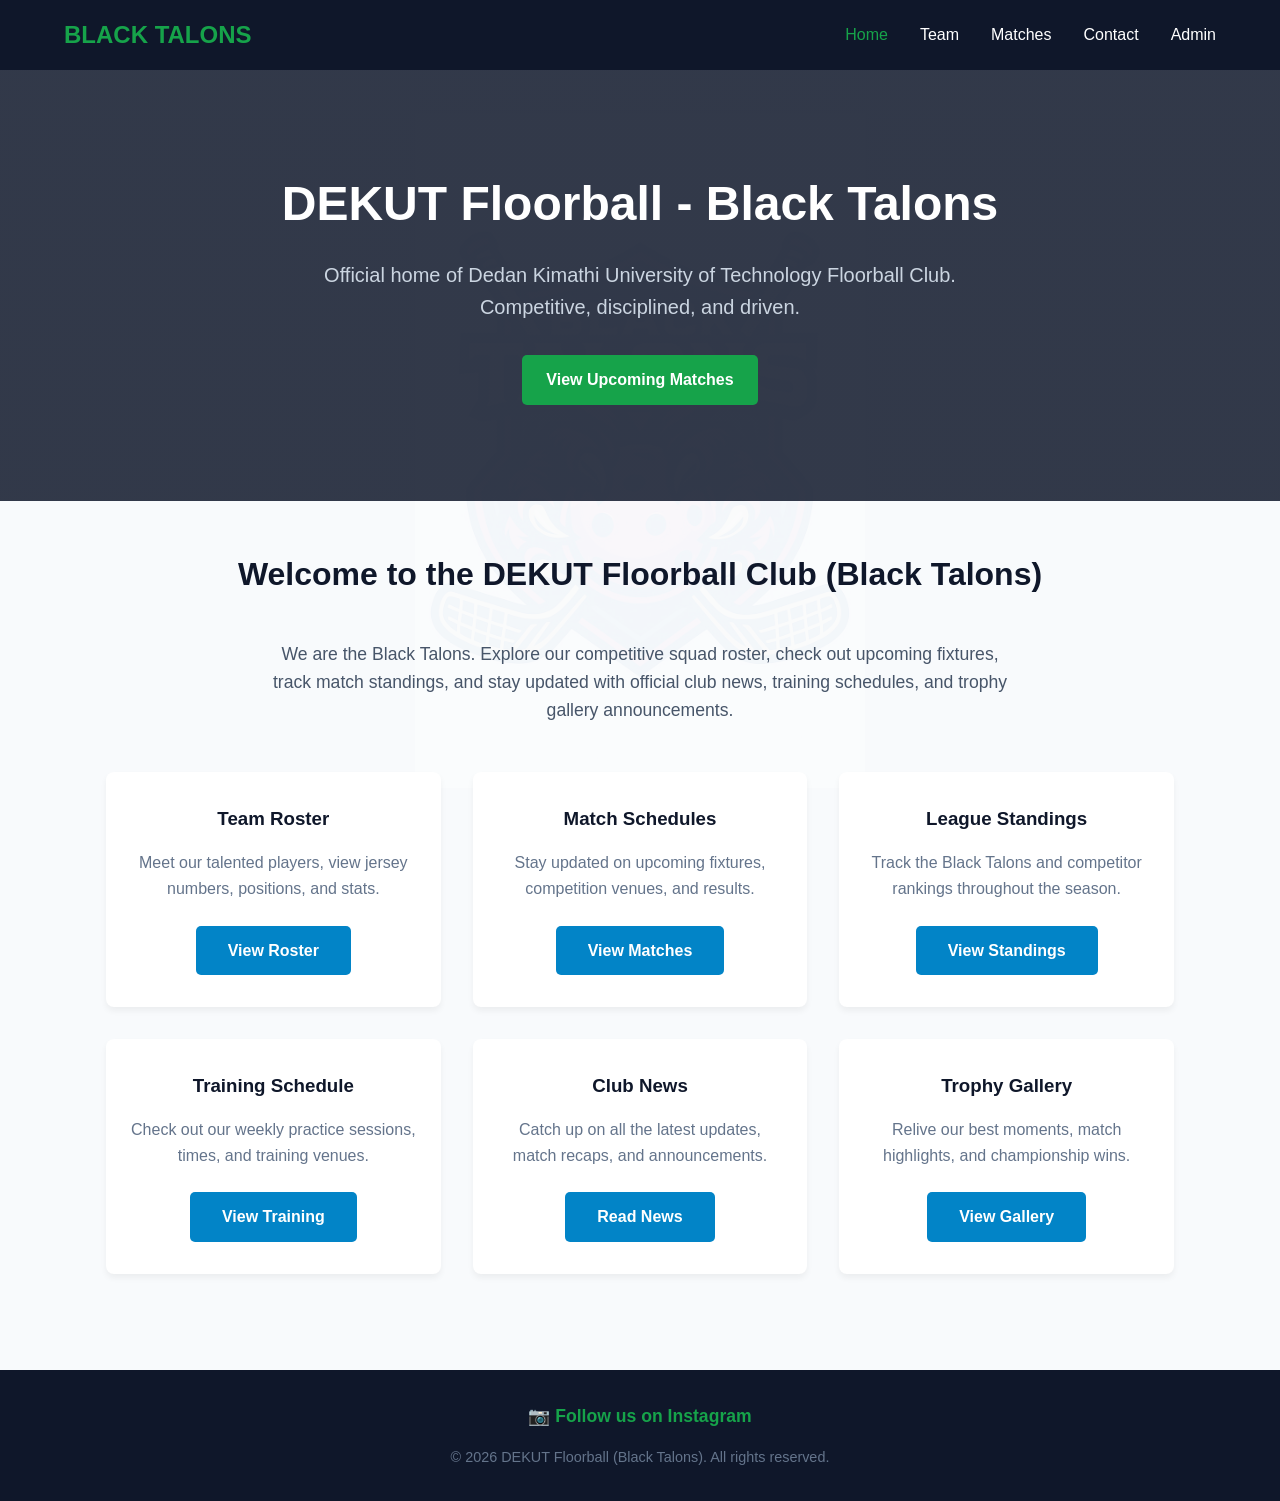
<file: frontend/index.html>
<!DOCTYPE html>
<html lang="en">
<head>
    <meta charset="UTF-8">
    <meta name="viewport" content="width=device-width, initial-scale=1.0">
    <title>DEKUT Floorball (Black Talons) - Home</title>
    <meta name="google-site-verification" content="17JeDQmYiV3--7HRxXsynzgD98XbnpOstbUggoSIwxA" />
    <link rel="stylesheet" href="css/style.css">
    <style>
        .container { max-width: 1100px; margin: auto; padding: 3rem 1rem; }
        .features-grid {
            display: grid;
            grid-template-columns: repeat(auto-fit, minmax(250px, 1fr));
            gap: 2rem;
            margin-top: 2rem;
        }
        .feature-card {
            background: var(--white);
            padding: 2rem 1.5rem;
            border-radius: 8px;
            box-shadow: 0 4px 6px rgba(0,0,0,0.05);
            text-align: center;
            transition: transform 0.2s;
        }
        .feature-card:hover {
            transform: translateY(-5px);
        }
        .feature-card h3 { color: var(--primary-color); margin-bottom: 1rem; }
    </style>
</head>
<body>

    <!-- Navigation Bar -->
    <header>
        <a href="index.html" class="logo">BLACK TALONS</a>
        <div class="menu-toggle" id="mobile-menu">☰</div>
        <nav>
            <ul>
                <li><a href="index.html" class="active">Home</a></li>
                <li><a href="players.html">Team</a></li>
                <li><a href="matches.html">Matches</a></li>
                <li><a href="contact.html">Contact</a></li>
                <li><a href="admin.html">Admin</a></li>
            </ul>
        </nav>
    </header>

    <!-- Hero Section -->
    <section class="hero">
        <h1 style="font-size: 3rem; margin-bottom: 1rem;">DEKUT Floorball - Black Talons</h1>
        <p style="font-size: 1.25rem; margin-bottom: 2rem; max-width: 700px; margin-left: auto; margin-right: auto;">Official home of Dedan Kimathi University of Technology Floorball Club. Competitive, disciplined, and driven.</p>
        <a href="matches.html" class="btn" style="padding: 0.75rem 1.5rem; font-size: 1rem;">View Upcoming Matches</a>
    </section>

    <!-- Main Content Container -->
    <div class="container">
        <h2 class="section-title">Welcome to the DEKUT Floorball Club (Black Talons)</h2>
        <p style="text-align: center; max-width: 750px; margin: 0 auto 3rem auto; color: #475569; font-size: 1.1rem; line-height: 1.6;">
            We are the Black Talons. Explore our competitive squad roster, check out upcoming fixtures, track match standings, and stay updated with official club news, training schedules, and trophy gallery announcements.
        </p>

        <!-- Feature Cards Grid -->
        <div class="features-grid">
            <!-- 1. Team Roster -->
            <div class="feature-card">
                <h3>Team Roster</h3>
                <p style="color: #64748b; margin-bottom: 1.5rem;">Meet our talented players, view jersey numbers, positions, and stats.</p>
                <a href="players.html" class="btn" style="background-color: #0284c7;">View Roster</a>
            </div>

            <!-- 2. Match Schedules -->
            <div class="feature-card">
                <h3>Match Schedules</h3>
                <p style="color: #64748b; margin-bottom: 1.5rem;">Stay updated on upcoming fixtures, competition venues, and results.</p>
                <a href="matches.html" class="btn" style="background-color: #0284c7;">View Matches</a>
            </div>

            <!-- 3. League Standings -->
            <div class="feature-card">
                <h3>League Standings</h3>
                <p style="color: #64748b; margin-bottom: 1.5rem;">Track the Black Talons and competitor rankings throughout the season.</p>
                <a href="standings.html" class="btn" style="background-color: #0284c7;">View Standings</a>
            </div>

            <!-- 4. Training Schedule -->
            <div class="feature-card">
                <h3>Training Schedule</h3>
                <p style="color: #64748b; margin-bottom: 1.5rem;">Check out our weekly practice sessions, times, and training venues.</p>
                <a href="training.html" class="btn" style="background-color: #0284c7;">View Training</a>
            </div>

            <!-- 5. Club News -->
            <div class="feature-card">
                <h3>Club News</h3>
                <p style="color: #64748b; margin-bottom: 1.5rem;">Catch up on all the latest updates, match recaps, and announcements.</p>
                <a href="news.html" class="btn" style="background-color: #0284c7;">Read News</a>
            </div>

            <!-- 6. Gallery & Trophies -->
            <div class="feature-card">
                <h3>Trophy Gallery</h3>
                <p style="color: #64748b; margin-bottom: 1.5rem;">Relive our best moments, match highlights, and championship wins.</p>
                <a href="gallery.html" class="btn" style="background-color: #0284c7;">View Gallery</a>
            </div>
        </div>
    </div>

    <!-- Footer with Dynamic Instagram Link -->
    <footer>
        <div style="margin-bottom: 1rem; text-align: center;">
            <a id="footer-instagram-link" href="https://instagram.com/_black_talons" target="_blank" style="color: var(--accent-color); text-decoration: none; font-weight: bold; font-size: 1.1rem;">
                📷 Follow us on Instagram
            </a>
        </div>
        <p style="text-align: center; color: #64748b; font-size: 0.9rem;">&copy; 2026 DEKUT Floorball (Black Talons). All rights reserved.</p>
    </footer>

    <!-- Scripts -->
    <script>
        const API_URL = "https://black-talons-floorball-1.onrender.com";

        // Mobile Menu Toggle
        document.getElementById("mobile-menu").addEventListener("click", () => {
            const nav = document.querySelector("nav ul");
            nav.classList.toggle("showing");
        });

        // Fetch the dynamic Instagram link from the backend on page load
        document.addEventListener("DOMContentLoaded", async () => {
            try {
                const res = await fetch(`${API_URL}/socials/`);
                const socials = await res.json();
                const insta = socials.find(s => s.platform.toLowerCase() === "instagram");
                if (insta && insta.url) {
                    const linkEl = document.getElementById("footer-instagram-link");
                    if (linkEl) linkEl.href = insta.url;
                }
            } catch (e) {
                // Fails safely if the backend server is offline
            }
        });
    </script>
</body>
</html>
</file>
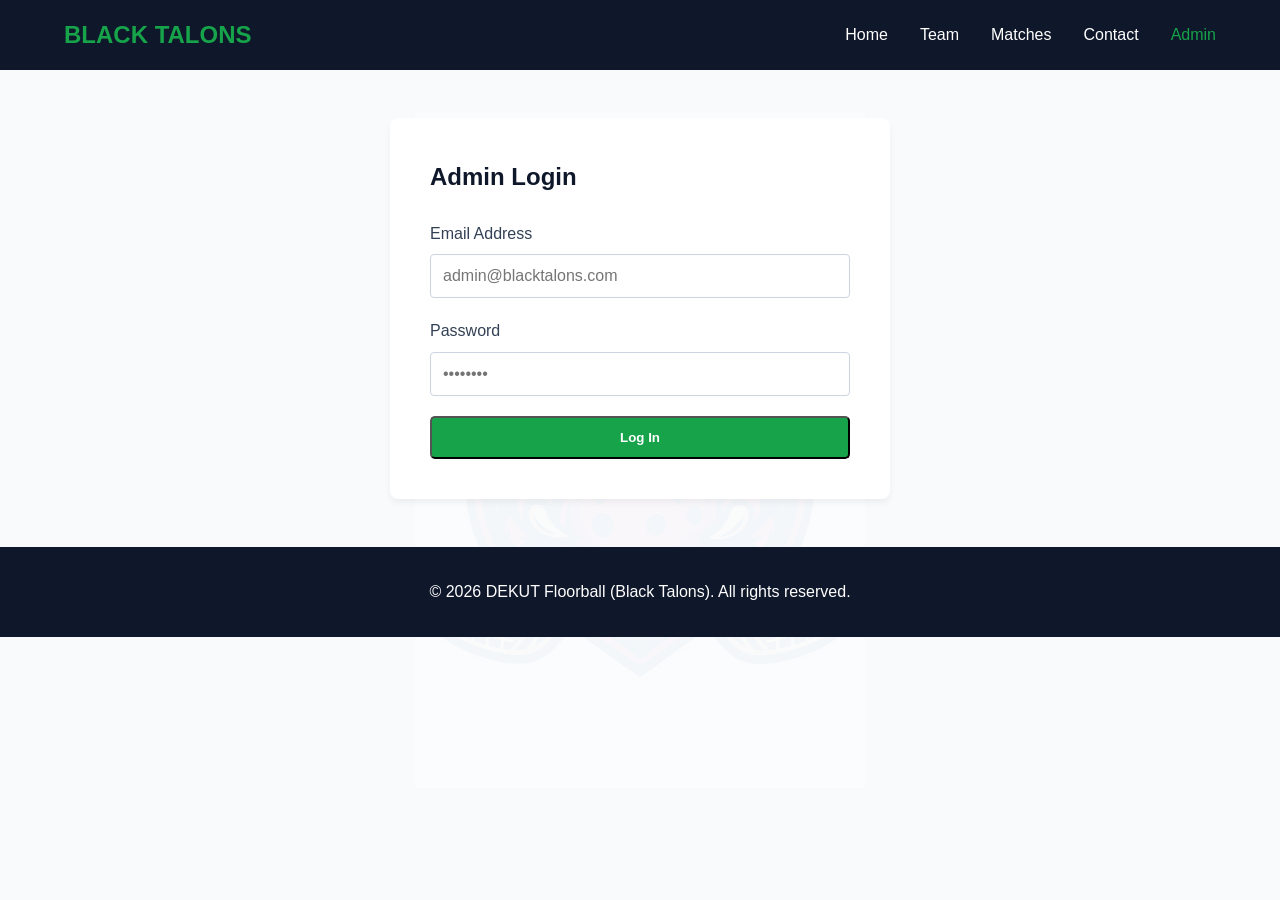
<file: frontend/admin.html>
<!DOCTYPE html>
<html lang="en">
<head>
    <meta charset="UTF-8">
    <meta name="viewport" content="width=device-width, initial-scale=1.0">
    <title>Admin Dashboard - DEKUT Floorball (Black Talons)</title>
    <link rel="stylesheet" href="css/style.css">
    <style>
        .auth-container, .dashboard-container {
            max-width: 800px;
            margin: 3rem auto;
            background: var(--white);
            padding: 2.5rem;
            border-radius: 8px;
            box-shadow: 0 4px 6px rgba(0,0,0,0.05);
        }
        .form-group { margin-bottom: 1.25rem; }
        .form-group label { display: block; margin-bottom: 0.5rem; font-weight: 500; }
        .form-group input, .form-group textarea, .form-group select {
            width: 100%; padding: 0.75rem; border: 1px solid #cbd5e1; border-radius: 4px; font-size: 1rem;
        }
        .hidden { display: none !important; }
        .alert { padding: 0.75rem; margin-bottom: 1rem; border-radius: 4px; font-size: 0.9rem; }
        .alert-error { background-color: #fee2e2; color: #991b1b; }
        .alert-success { background-color: #dcfce7; color: #166534; }
        .admin-section { margin-bottom: 3rem; border-bottom: 2px solid #e2e8f0; padding-bottom: 2rem; }
    </style>
</head>
<body>

    <!-- Navigation Bar -->
    <header>
        <a href="index.html" class="logo">BLACK TALONS</a>
        <div class="menu-toggle" id="mobile-menu">☰</div>
        <nav>
            <ul>
                <li><a href="index.html">Home</a></li>
                <li><a href="players.html">Team</a></li>
                <li><a href="matches.html">Matches</a></li>
                <li><a href="contact.html">Contact</a></li>
                <li><a href="admin.html" class="active">Admin</a></li>
            </ul>
        </nav>
    </header>

    <!-- Login Section -->
    <div id="login-view" class="auth-container" style="max-width: 500px;">
        <h2 style="margin-bottom: 1.5rem; color: var(--primary-color);">Admin Login</h2>
        <div id="login-alert" class="alert hidden"></div>
        <form id="login-form">
            <div class="form-group">
                <label for="email">Email Address</label>
                <input type="email" id="email" required placeholder="admin@blacktalons.com">
            </div>
            <div class="form-group">
                <label for="password">Password</label>
                <input type="password" id="password" required placeholder="••••••••">
            </div>
            <button type="submit" class="btn" style="width: 100%;">Log In</button>
        </form>
    </div>

    <!-- Dashboard Section -->
    <div id="dashboard-view" class="dashboard-container hidden">
        <div style="display: flex; justify-content: space-between; align-items: center; margin-bottom: 2rem;">
            <h2 style="color: var(--primary-color);">Master Admin Dashboard</h2>
            <button id="logout-btn" class="btn" style="background-color: #dc2626; padding: 0.5rem 1rem;">Log Out</button>
        </div>

        <div id="dashboard-alert" class="alert hidden"></div>

        <!-- Social Media Management (Instagram) -->
        <div class="admin-section">
            <h3 style="color: var(--primary-color); margin-bottom: 1rem;">Social Media (Instagram)</h3>
            <form id="update-social-form">
                <div class="form-group">
                    <label>Instagram Profile URL</label>
                    <input type="url" id="instagram-url" required placeholder="https://instagram.com/dekut_floorball">
                </div>
                <button type="submit" class="btn">Save Instagram Link</button>
            </form>
        </div>

        <!-- 1. Player Management -->
        <div class="admin-section">
            <h3 style="color: var(--primary-color); margin-bottom: 1rem;">Manage Players</h3>
            <form id="add-player-form">
                <div class="form-group"><label>Player Name</label><input type="text" id="player-name" required></div>
                <div class="form-group"><label>Position</label><input type="text" id="player-position" required></div>
                <div class="form-group"><label>Jersey Number</label><input type="number" id="jersey-number" required></div>
                <div class="form-group"><label>Matches Played</label><input type="number" id="player-matches" value="0" min="0"></div>
                <div class="form-group"><label>Goals</label><input type="number" id="player-goals" value="0" min="0"></div>
                <div class="form-group"><label>Assists</label><input type="number" id="player-assists" value="0" min="0"></div>
                <div class="form-group"><label>Bio</label><textarea id="player-bio" rows="2"></textarea></div>
                <button type="submit" class="btn">Add Player</button>
            </form>
        </div>

        <!-- 2. Match Management -->
        <div class="admin-section">
            <h3 style="color: var(--primary-color); margin-bottom: 1rem;">Manage Matches</h3>
            <form id="add-match-form">
                <div class="form-group"><label>Opponent</label><input type="text" id="match-opponent" required></div>
                <div class="form-group"><label>Date</label><input type="date" id="match-date" required></div>
                <div class="form-group"><label>Time</label><input type="text" id="match-time" required placeholder="14:00"></div>
                <div class="form-group"><label>Venue</label><input type="text" id="match-venue" required></div>
                <div class="form-group"><label>Competition</label><input type="text" id="match-competition" required></div>
                <button type="submit" class="btn">Add Match</button>
            </form>
            <button id="delete-all-matches" class="btn" style="background-color: #b91c1c; margin-top: 1rem; font-size: 0.85rem;">Delete All Matches</button>
        </div>

        <!-- 3. News Management -->
        <div class="admin-section">
            <h3 style="color: var(--primary-color); margin-bottom: 1rem;">Publish Club News</h3>
            <form id="add-news-form">
                <div class="form-group"><label>Article Title</label><input type="text" id="news-title" required></div>
                <div class="form-group"><label>Content</label><textarea id="news-content" rows="3" required></textarea></div>
                <div class="form-group"><label>Image URL (Optional)</label><input type="text" id="news-image"></div>
                <div class="form-group"><label>Attach PDF Document (Optional)</label><input type="file" id="news-pdf" accept="application/pdf"></div>
                <button type="submit" class="btn">Publish News</button>
            </form>
            <button id="delete-all-news" class="btn" style="background-color: #b91c1c; margin-top: 1rem; font-size: 0.85rem;">Delete All News</button>
        </div>

        <!-- 4. Training Schedule Management -->
        <div class="admin-section">
            <h3 style="color: var(--primary-color); margin-bottom: 1rem;">Training Schedule</h3>
            <form id="add-training-form">
                <div class="form-group"><label>Session Title</label><input type="text" id="training-title" required></div>
                <div class="form-group"><label>Start Time / Details</label><input type="text" id="training-start" required placeholder="10:00 AM"></div>
                <div class="form-group"><label>End Time</label><input type="text" id="training-end" required placeholder="12:00 PM"></div>
                <div class="form-group"><label>Location</label><input type="text" id="training-location" required></div>
                <button type="submit" class="btn">Create Training Session</button>
            </form>
            <button id="delete-all-training" class="btn" style="background-color: #b91c1c; margin-top: 1rem; font-size: 0.85rem;">Delete All Training Schedules</button>
        </div>

        <!-- 5. Gallery & Trophy Room Management -->
        <div class="admin-section">
            <h3 style="color: var(--primary-color); margin-bottom: 1rem;">Upload Trophy / Team Photo</h3>
            <form id="add-gallery-form">
                <div class="form-group">
                    <label>Photo Title / Event</label>
                    <input type="text" id="gallery-title" required placeholder="e.g., Regional Champions 2026">
                </div>
                <div class="form-group">
                    <label>Select Image File</label>
                    <input type="file" id="gallery-file" accept="image/*" required>
                </div>
                <button type="submit" class="btn">Upload Trophy Photo</button>
            </form>
        </div>

        <!-- 6. View Contact Messages -->
        <div class="admin-section">
            <h3 style="color: var(--primary-color); margin-bottom: 1rem;">Fan Contact Inquiries</h3>
            <button id="load-messages-btn" class="btn" style="background-color: #0284c7; margin-bottom: 1rem;">Load Contact Messages</button>
            <div id="messages-container" style="background: #f8fafc; padding: 1rem; border-radius: 4px; max-height: 200px; overflow-y: auto;">
                <p style="color: #64748b;">Click the button above to fetch messages.</p>
            </div>
        </div>

    </div>

    <!-- Footer -->
    <footer>
        <p>&copy; 2026 DEKUT Floorball (Black Talons). All rights reserved.</p>
    </footer>

    <script>
        // Updated to point to your live Render backend
        const API_URL = "https://black-talons-floorball-1.onrender.com";
        
        const loginView = document.getElementById("login-view");
        const dashboardView = document.getElementById("dashboard-view");
        const loginForm = document.getElementById("login-form");
        const loginAlert = document.getElementById("login-alert");
        const dashboardAlert = document.getElementById("dashboard-alert");
        const logoutBtn = document.getElementById("logout-btn");

        if (localStorage.getItem("token")) showDashboard();

        function showAlert(element, message, type) {
            element.textContent = message;
            element.className = `alert alert-${type}`;
            element.classList.remove("hidden");
            setTimeout(() => element.classList.add("hidden"), 4000);
        }

        function showDashboard() {
            loginView.classList.add("hidden");
            dashboardView.classList.remove("hidden");
        }

        // Login Handler
        loginForm.addEventListener("submit", async (e) => {
            e.preventDefault();
            const formData = new URLSearchParams();
            formData.append("username", document.getElementById("email").value);
            formData.append("password", document.getElementById("password").value);

            try {
                const res = await fetch(`${API_URL}/auth/login`, {
                    method: "POST",
                    headers: { "Content-Type": "application/x-www-form-urlencoded" },
                    body: formData
                });
                const data = await res.json();
                if (res.ok) {
                    localStorage.setItem("token", data.access_token);
                    showDashboard();
                } else {
                    showAlert(loginAlert, data.detail || "Login failed", "error");
                }
            } catch (err) {
                showAlert(loginAlert, "Server connection error", "error");
            }
        });

        logoutBtn.addEventListener("click", () => {
            localStorage.removeItem("token");
            dashboardView.classList.add("hidden");
            loginView.classList.remove("hidden");
        });

        // Social Media Link Handler
        document.getElementById("update-social-form").addEventListener("submit", async (e) => {
            e.preventDefault();
            const token = localStorage.getItem("token");
            const payload = {
                platform: "Instagram",
                url: document.getElementById("instagram-url").value
            };
            
            try {
                const res = await fetch(`${API_URL}/socials/`, {
                    method: "POST",
                    headers: { 
                        "Content-Type": "application/json", 
                        "Authorization": `Bearer ${token}` 
                    },
                    body: JSON.stringify(payload)
                });
                if (res.ok) { 
                    showAlert(dashboardAlert, "Instagram link updated successfully!", "success"); 
                } else { 
                    showAlert(dashboardAlert, "Failed to update Instagram link", "error"); 
                }
            } catch (err) {
                showAlert(dashboardAlert, "Server connection error", "error");
            }
        });

        // 1. Add Player
        document.getElementById("add-player-form").addEventListener("submit", async (e) => {
            e.preventDefault();
            const token = localStorage.getItem("token");
            const payload = {
                name: document.getElementById("player-name").value,
                position: document.getElementById("player-position").value,
                jersey_number: parseInt(document.getElementById("jersey-number").value),
                matches_played: parseInt(document.getElementById("player-matches").value) || 0,
                goals: parseInt(document.getElementById("player-goals").value) || 0,
                assists: parseInt(document.getElementById("player-assists").value) || 0,
                bio: document.getElementById("player-bio").value
            };
            const res = await fetch(`${API_URL}/players/`, {
                method: "POST",
                headers: { "Content-Type": "application/json", "Authorization": `Bearer ${token}` },
                body: JSON.stringify(payload)
            });
            if (res.ok) { showAlert(dashboardAlert, "Player added!", "success"); e.target.reset(); }
            else { showAlert(dashboardAlert, "Failed to add player", "error"); }
        });

        // 2. Add Match & Delete All
        document.getElementById("add-match-form").addEventListener("submit", async (e) => {
            e.preventDefault();
            const token = localStorage.getItem("token");
            const payload = {
                opponent: document.getElementById("match-opponent").value,
                match_date: document.getElementById("match-date").value,
                match_time: document.getElementById("match-time").value,
                venue: document.getElementById("match-venue").value,
                competition: document.getElementById("match-competition").value,
                status: "Upcoming"
            };
            const res = await fetch(`${API_URL}/matches/`, {
                method: "POST",
                headers: { "Content-Type": "application/json", "Authorization": `Bearer ${token}` },
                body: JSON.stringify(payload)
            });
            if (res.ok) { showAlert(dashboardAlert, "Match added!", "success"); e.target.reset(); }
            else { showAlert(dashboardAlert, "Failed to add match", "error"); }
        });

        document.getElementById("delete-all-matches").addEventListener("click", async () => {
            if(confirm("Are you sure you want to delete all matches?")) {
                const token = localStorage.getItem("token");
                const res = await fetch(`${API_URL}/matches/`, {
                    method: "DELETE",
                    headers: { "Authorization": `Bearer ${token}` }
                });
                if(res.ok) showAlert(dashboardAlert, "All matches cleared.", "success");
            }
        });

        // 3. Add News & Delete All (Updated for FormData & PDF Uploads)
        document.getElementById("add-news-form").addEventListener("submit", async (e) => {
            e.preventDefault();
            const token = localStorage.getItem("token");
            
            const formData = new FormData();
            formData.append("title", document.getElementById("news-title").value);
            formData.append("content", document.getElementById("news-content").value);
            
            const imageUrl = document.getElementById("news-image").value;
            if (imageUrl) {
                formData.append("image_url", imageUrl);
            }
            
            const pdfInput = document.getElementById("news-pdf").files[0];
            if (pdfInput) {
                formData.append("pdf_file", pdfInput);
            }

            try {
                const res = await fetch(`${API_URL}/news/`, {
                    method: "POST",
                    headers: { "Authorization": `Bearer ${token}` },
                    body: formData
                });
                if (res.ok) { 
                    showAlert(dashboardAlert, "News and PDF successfully published!", "success"); 
                    e.target.reset(); 
                } else { 
                    const errData = await res.json();
                    showAlert(dashboardAlert, errData.detail || "Failed to publish news", "error"); 
                }
            } catch (error) {
                showAlert(dashboardAlert, "Server connection error", "error");
            }
        });

        document.getElementById("delete-all-news").addEventListener("click", async () => {
            if(confirm("Are you sure you want to delete all news?")) {
                const token = localStorage.getItem("token");
                const res = await fetch(`${API_URL}/news/`, {
                    method: "DELETE",
                    headers: { "Authorization": `Bearer ${token}` }
                });
                if(res.ok) showAlert(dashboardAlert, "All news articles cleared.", "success");
            }
        });

        // 4. Add Training & Delete All
        document.getElementById("add-training-form").addEventListener("submit", async (e) => {
            e.preventDefault();
            const token = localStorage.getItem("token");
            const payload = {
                title: document.getElementById("training-title").value,
                start_time: document.getElementById("training-start").value,
                end_time: document.getElementById("training-end").value,
                location: document.getElementById("training-location").value
            };
            const res = await fetch(`${API_URL}/training/`, {
                method: "POST",
                headers: { "Content-Type": "application/json", "Authorization": `Bearer ${token}` },
                body: JSON.stringify(payload)
            });
            if (res.ok) { showAlert(dashboardAlert, "Training session created!", "success"); e.target.reset(); }
            else { showAlert(dashboardAlert, "Failed to create training", "error"); }
        });

        document.getElementById("delete-all-training").addEventListener("click", async () => {
            if(confirm("Are you sure you want to clear all training sessions?")) {
                const token = localStorage.getItem("token");
                const res = await fetch(`${API_URL}/training/`, {
                    method: "DELETE",
                    headers: { "Authorization": `Bearer ${token}` }
                });
                if(res.ok) showAlert(dashboardAlert, "All training sessions cleared.", "success");
            }
        });

        // 5. Add Gallery / Trophy Photo
        document.getElementById("add-gallery-form").addEventListener("submit", async (e) => {
            e.preventDefault();
            const token = localStorage.getItem("token");
            
            const formData = new FormData();
            formData.append("title", document.getElementById("gallery-title").value);
            
            const fileInput = document.getElementById("gallery-file").files[0];
            if (fileInput) {
                formData.append("image_file", fileInput);
            }

            try {
                const res = await fetch(`${API_URL}/gallery/`, {
                    method: "POST",
                    headers: { "Authorization": `Bearer ${token}` },
                    body: formData
                });
                
                if (res.ok) {
                    showAlert(dashboardAlert, "Trophy photo successfully uploaded!", "success");
                    e.target.reset();
                } else {
                    const errData = await res.json();
                    showAlert(dashboardAlert, errData.detail || "Failed to upload photo", "error");
                }
            } catch (error) {
                showAlert(dashboardAlert, "Server connection error", "error");
            }
        });

        // 6. Load Contact Messages
        document.getElementById("load-messages-btn").addEventListener("click", async () => {
            const token = localStorage.getItem("token");
            const container = document.getElementById("messages-container");
            try {
                const res = await fetch(`${API_URL}/contact/`, {
                    headers: { "Authorization": `Bearer ${token}` }
                });
                const messages = await res.json();
                if(messages.length > 0) {
                    container.innerHTML = messages.map(m => `
                        <div style="border-bottom: 1px solid #cbd5e1; padding: 0.5rem 0;">
                            <strong>${m.name} (${m.email})</strong>: <p>${m.message}</p>
                        </div>
                    `).join('');
                } else {
                    container.innerHTML = "<p>No messages received yet.</p>";
                }
            } catch(e) {
                container.innerHTML = "<p style='color:red;'>Failed to load contact messages.</p>";
            }
        });
    </script>
</body>
</html>
</file>
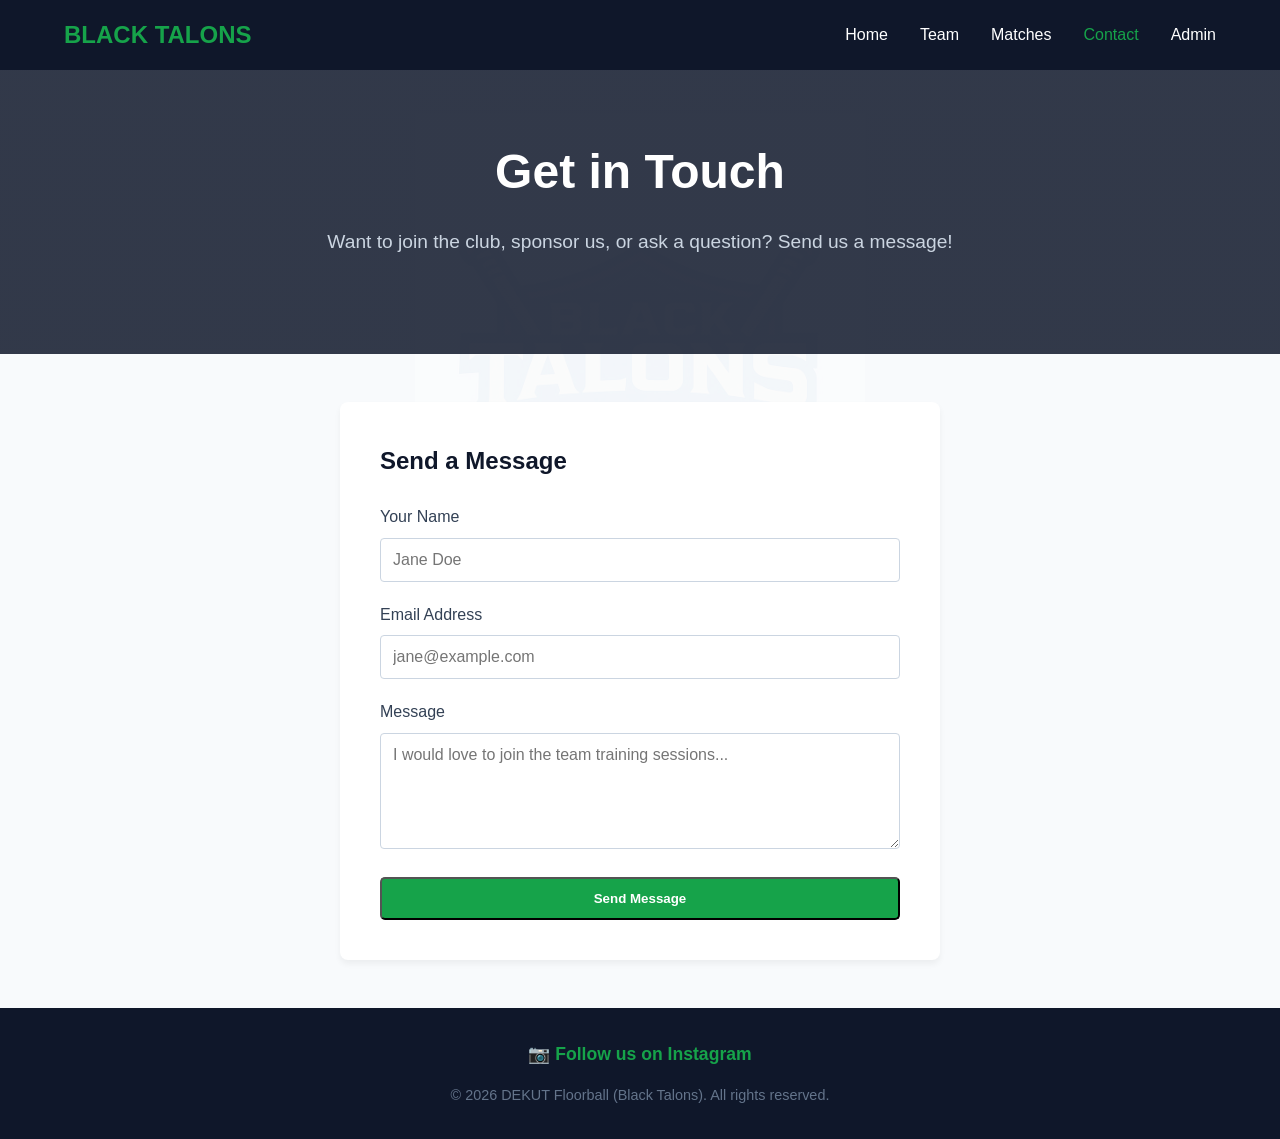
<file: frontend/contact.html>
<!DOCTYPE html>
<html lang="en">
<head>
    <meta charset="UTF-8">
    <meta name="viewport" content="width=device-width, initial-scale=1.0">
    <title>Contact Us - DEKUT Floorball (Black Talons)</title>
    <link rel="stylesheet" href="css/style.css">
    <style>
        .contact-container {
            max-width: 600px;
            margin: 3rem auto;
            background: var(--white);
            padding: 2.5rem;
            border-radius: 8px;
            box-shadow: 0 4px 6px rgba(0,0,0,0.05);
        }
        .form-group {
            margin-bottom: 1.25rem;
        }
        .form-group label {
            display: block;
            margin-bottom: 0.5rem;
            font-weight: 500;
        }
        .form-group input, .form-group textarea {
            width: 100%;
            padding: 0.75rem;
            border: 1px solid #cbd5e1;
            border-radius: 4px;
            font-size: 1rem;
        }
        .alert {
            padding: 0.75rem;
            margin-bottom: 1rem;
            border-radius: 4px;
            font-size: 0.9rem;
        }
        .alert-error { background-color: #fee2e2; color: #991b1b; }
        .alert-success { background-color: #dcfce7; color: #166534; }
        .hidden { display: none !important; }
    </style>
</head>
<body>

    <!-- Navigation Bar -->
    <header>
        <a href="index.html" class="logo">BLACK TALONS</a>
        <div class="menu-toggle" id="mobile-menu">☰</div>
        <nav>
            <ul>
                <li><a href="index.html">Home</a></li>
                <li><a href="players.html">Team</a></li>
                <li><a href="matches.html">Matches</a></li>
                <li><a href="contact.html" class="active">Contact</a></li>
                <li><a href="admin.html">Admin</a></li>
            </ul>
        </nav>
    </header>

    <!-- Page Header -->
    <section class="hero" style="padding: 4rem 2rem; text-align: center;">
        <h1>Get in Touch</h1>
        <p>Want to join the club, sponsor us, or ask a question? Send us a message!</p>
    </section>

    <!-- Contact Form Section -->
    <div class="contact-container">
        <h2 style="margin-bottom: 1.5rem; color: var(--primary-color);">Send a Message</h2>
        <div id="contact-alert" class="alert hidden"></div>
        <form id="contact-form">
            <div class="form-group">
                <label for="name">Your Name</label>
                <input type="text" id="name" required placeholder="Jane Doe">
            </div>
            <div class="form-group">
                <label for="email">Email Address</label>
                <input type="email" id="email" required placeholder="jane@example.com">
            </div>
            <div class="form-group">
                <label for="message">Message</label>
                <textarea id="message" rows="5" required placeholder="I would love to join the team training sessions..."></textarea>
            </div>
            <button type="submit" class="btn" style="width: 100%;">Send Message</button>
        </form>
    </div>

    <!-- Footer with Dynamic Instagram Link -->
    <footer>
        <div style="margin-bottom: 1rem; text-align: center;">
            <a id="footer-instagram-link" href="https://instagram.com" target="_blank" style="color: var(--accent-color); text-decoration: none; font-weight: bold; font-size: 1.1rem;">
                📷 Follow us on Instagram
            </a>
        </div>
        <p style="text-align: center; color: #64748b; font-size: 0.9rem;">&copy; 2026 DEKUT Floorball (Black Talons). All rights reserved.</p>
    </footer>

    <!-- JavaScript to Handle Submission & Dynamic Footer -->
    <script src="js/api.js"></script>
    <script>
        // Updated to point to your live Render backend
        const API_URL = "https://black-talons-floorball-1.onrender.com";
        
        const contactForm = document.getElementById("contact-form");
        const contactAlert = document.getElementById("contact-alert");

        // Mobile Menu Toggle
        document.getElementById("mobile-menu").addEventListener("click", () => {
            const nav = document.querySelector("nav ul");
            nav.classList.toggle("showing");
        });

        // Contact Form Submit Handler
        contactForm.addEventListener("submit", async (e) => {
            e.preventDefault();
            const formData = {
                name: document.getElementById("name").value,
                email: document.getElementById("email").value,
                message: document.getElementById("message").value
            };

            try {
                // If submitContactForm uses API_URL internally, make sure it references the global API_URL or fetch directly here:
                const res = await fetch(`${API_URL}/contact/`, {
                    method: "POST",
                    headers: { "Content-Type": "application/json" },
                    body: JSON.stringify(formData)
                });

                if (res.ok) {
                    contactAlert.textContent = "Thank you! Your message has been sent successfully.";
                    contactAlert.className = "alert alert-success";
                    contactAlert.classList.remove("hidden");
                    contactForm.reset();
                } else {
                    throw new Error();
                }
            } catch (error) {
                contactAlert.textContent = "Failed to send message. Please try again later.";
                contactAlert.className = "alert alert-error";
                contactAlert.classList.remove("hidden");
            }
        });

        // Automatically fetch the dynamic Instagram link from the backend on page load
        document.addEventListener("DOMContentLoaded", async () => {
            try {
                const res = await fetch(`${API_URL}/socials/`);
                const socials = await res.json();
                const insta = socials.find(s => s.platform.toLowerCase() === "instagram");
                if (insta && insta.url) {
                    const linkEl = document.getElementById("footer-instagram-link");
                    if (linkEl) linkEl.href = insta.url;
                }
            } catch (e) {
                // Fails safely if the backend server is offline
            }
        });
    </script>
</body>
</html>
</file>
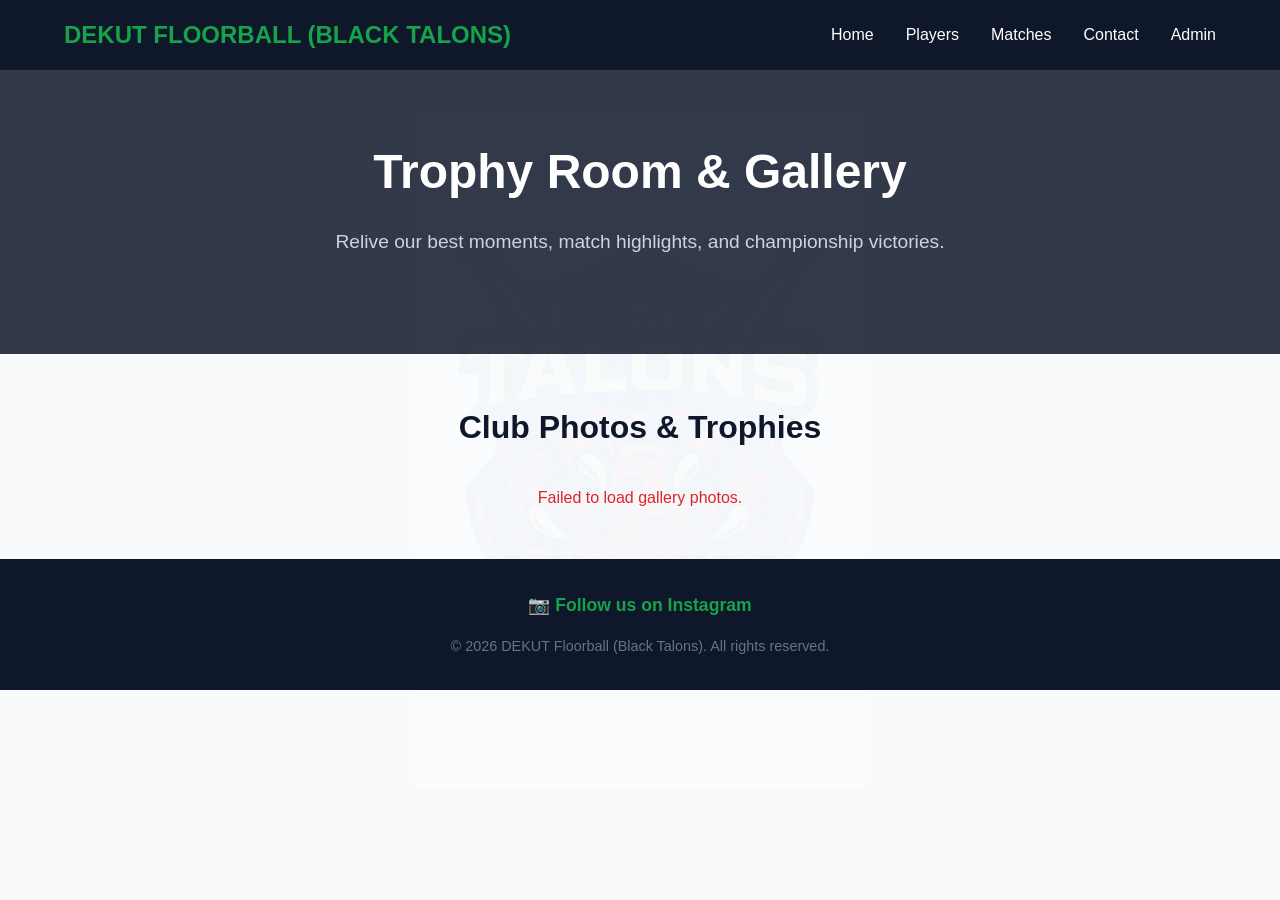
<file: frontend/gallery.html>
<!DOCTYPE html>
<html lang="en">
<head>
    <meta charset="UTF-8">
    <meta name="viewport" content="width=device-width, initial-scale=1.0">
    <title>Gallery & Trophies - DEKUT Floorball (Black Talons)</title>
    <link rel="stylesheet" href="css/style.css">
    <style>
        .section-container { max-width: 1100px; margin: 3rem auto; padding: 0 1rem; }
        .gallery-grid {
            display: grid;
            grid-template-columns: repeat(auto-fit, minmax(280px, 1fr));
            gap: 1.5rem;
        }
        .gallery-card {
            background: var(--white);
            border-radius: 8px;
            overflow: hidden;
            box-shadow: 0 4px 6px rgba(0,0,0,0.05);
            text-align: center;
        }
        .gallery-card img {
            width: 100%;
            height: 220px;
            object-fit: cover;
        }
        .gallery-card h4 {
            padding: 1rem;
            color: var(--primary-color);
            margin: 0;
        }
    </style>
</head>
<body>

    <header>
        <a href="index.html" class="logo">DEKUT FLOORBALL (BLACK TALONS)</a>
        <div class="menu-toggle" id="mobile-menu">☰</div>
        <nav>
            <ul>
                <li><a href="index.html">Home</a></li>
                <li><a href="players.html">Players</a></li>
                <li><a href="matches.html">Matches</a></li>
                <li><a href="contact.html">Contact</a></li>
                <li><a href="admin.html">Admin</a></li>
            </ul>
        </nav>
    </header>

    <section class="hero" style="padding: 4rem 2rem; text-align: center;">
        <h1>Trophy Room & Gallery</h1>
        <p>Relive our best moments, match highlights, and championship victories.</p>
    </section>

    <section class="section-container">
        <h2 class="section-title" style="text-align: center; margin-bottom: 2rem; color: var(--primary-color);">Club Photos & Trophies</h2>
        <div id="gallery-container" class="gallery-grid">
            <p style="text-align: center; grid-column: 1 / -1;">Loading gallery photos...</p>
        </div>
    </section>

    <footer>
        <div style="margin-bottom: 1rem; text-align: center;">
            <a id="footer-instagram-link" href="https://instagram.com" target="_blank" style="color: var(--accent-color); text-decoration: none; font-weight: bold; font-size: 1.1rem;">
                📷 Follow us on Instagram
            </a>
        </div>
        <p style="text-align: center; color: #64748b; font-size: 0.9rem;">&copy; 2026 DEKUT Floorball (Black Talons). All rights reserved.</p>
    </footer>

    <script>
        // Updated to point to your live Render backend
        const API_URL = "https://black-talons-floorball-1.onrender.com";

        document.getElementById("mobile-menu").addEventListener("click", () => {
            document.querySelector("nav ul").classList.toggle("showing");
        });

        document.addEventListener("DOMContentLoaded", async () => {
            const container = document.getElementById("gallery-container");
            try {
                const res = await fetch(`${API_URL}/gallery/`);
                const photos = await res.json();
                if (photos.length > 0) {
                    container.innerHTML = photos.map(p => `
                        <div class="gallery-card">
                            <img src="${p.image_url}" alt="${p.title}">
                            <h4>${p.title}</h4>
                        </div>
                    `).join('');
                } else {
                    container.innerHTML = "<p style='text-align: center; grid-column: 1 / -1;'>No photos uploaded to the gallery yet.</p>";
                }
            } catch (e) {
                container.innerHTML = "<p style='text-align: center; grid-column: 1 / -1; color: #dc2626;'>Failed to load gallery photos.</p>";
            }

            try {
                const res = await fetch(`${API_URL}/socials/`);
                const socials = await res.json();
                const insta = socials.find(s => s.platform.toLowerCase() === "instagram");
                if (insta && insta.url) document.getElementById("footer-instagram-link").href = insta.url;
            } catch (e) {}
        });
    </script>
</body>
</html>
</file>
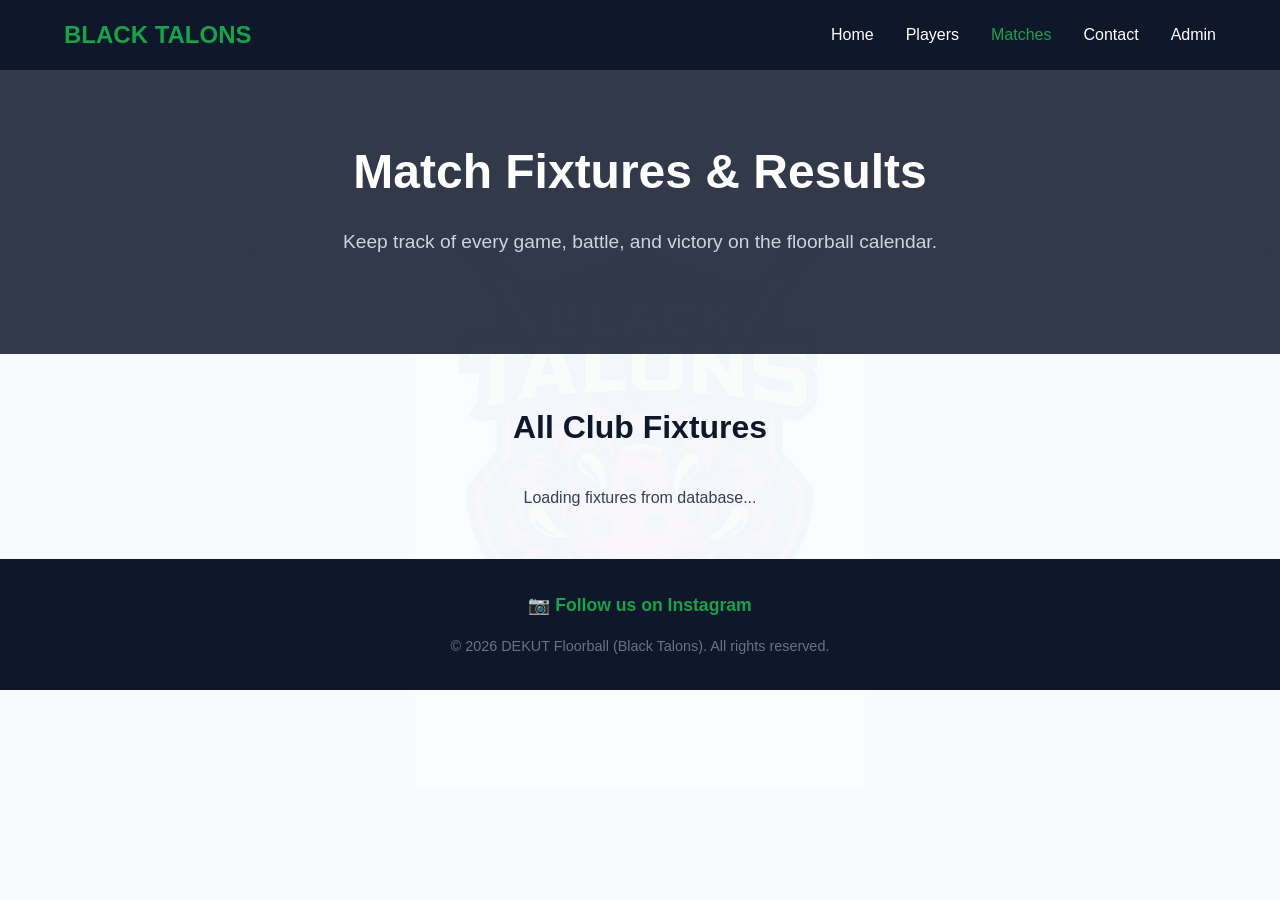
<file: frontend/matches.html>
<!DOCTYPE html>
<html lang="en">
<head>
    <meta charset="UTF-8">
    <meta name="viewport" content="width=device-width, initial-scale=1.0">
    <title>Match Fixtures - DEKUT Floorball (Black Talons)</title>
    <link rel="stylesheet" href="css/style.css">
    <style>
        .section-container {
            max-width: 1100px;
            margin: 3rem auto;
            padding: 0 1rem;
        }
    </style>
</head>
<body>

    <!-- Navigation Bar -->
    <header>
        <a href="index.html" class="logo">BLACK TALONS</a>
        <div class="menu-toggle" id="mobile-menu">☰</div>
        <nav>
            <ul>
                <li><a href="index.html">Home</a></li>
                <li><a href="players.html">Players</a></li>
                <li><a href="matches.html" class="active">Matches</a></li>
                <li><a href="contact.html">Contact</a></li>
                <li><a href="admin.html">Admin</a></li>
            </ul>
        </nav>
    </header>

    <!-- Page Header -->
    <section class="hero" style="padding: 4rem 2rem; text-align: center;">
        <h1>Match Fixtures & Results</h1>
        <p>Keep track of every game, battle, and victory on the floorball calendar.</p>
    </section>

    <!-- Matches Container -->
    <section class="section-container">
        <h2 class="section-title" style="text-align: center; margin-bottom: 2rem; color: var(--primary-color);">All Club Fixtures</h2>
        <div id="all-matches-container" class="grid-container">
            <p style="text-align: center; grid-column: 1 / -1;">Loading fixtures from database...</p>
        </div>
    </section>

    <!-- Footer with Dynamic Instagram Link -->
    <footer>
        <div style="margin-bottom: 1rem; text-align: center;">
            <a id="footer-instagram-link" href="https://instagram.com" target="_blank" style="color: var(--accent-color); text-decoration: none; font-weight: bold; font-size: 1.1rem;">
                📷 Follow us on Instagram
            </a>
        </div>
        <p style="text-align: center; color: #64748b; font-size: 0.9rem;">&copy; 2026 DEKUT Floorball (Black Talons). All rights reserved.</p>
    </footer>

    <!-- JavaScript to Fetch Live Matches & Dynamic Footer -->
    <script src="js/api.js"></script>
    <script>
        // Updated to point to your live Render backend
        const API_URL = "https://black-talons-floorball-1.onrender.com";

        // Mobile Menu Toggle
        document.getElementById("mobile-menu").addEventListener("click", () => {
            const nav = document.querySelector("nav ul");
            nav.classList.toggle("showing");
        });

        document.addEventListener("DOMContentLoaded", async () => {
            // 1. Fetch Matches (Directly querying the backend API_URL if fetchMatches isn't defined globally)
            const container = document.getElementById("all-matches-container");
            try {
                let matches = [];
                // Fallback check if fetchMatches function exists in api.js, otherwise fetch directly
                if (typeof fetchMatches === "function") {
                    matches = await fetchMatches();
                } else {
                    const res = await fetch(`${API_URL}/matches/`);
                    matches = await res.json();
                }

                if (matches && matches.length > 0) {
                    container.innerHTML = matches.map(m => `
                        <div class="card">
                            <span style="display: inline-block; padding: 0.25rem 0.5rem; background: #e2e8f0; border-radius: 4px; font-size: 0.8rem; font-weight: bold; margin-bottom: 0.5rem;">${m.competition || 'Friendly Match'}</span>
                            <h3 style="color: var(--primary-color);">VS ${m.opponent}</h3>
                            <p><strong>Date:</strong> ${m.match_date} at ${m.match_time}</p>
                            <p><strong>Venue:</strong> ${m.venue}</p>
                            <p style="margin-top: 0.5rem;"><strong>Status:</strong> <span style="color: var(--accent-color); font-weight: bold;">${m.status}</span></p>
                        </div>
                    `).join('');
                } else {
                    container.innerHTML = "<p style='text-align: center; grid-column: 1 / -1;'>No fixtures available at the moment.</p>";
                }
            } catch (err) {
                container.innerHTML = "<p style='text-align: center; grid-column: 1 / -1; color: #dc2626;'>Failed to load fixtures from server.</p>";
            }

            // 2. Fetch Dynamic Instagram Footer Link
            try {
                const res = await fetch(`${API_URL}/socials/`);
                const socials = await res.json();
                const insta = socials.find(s => s.platform.toLowerCase() === "instagram");
                if (insta && insta.url) {
                    const linkEl = document.getElementById("footer-instagram-link");
                    if (linkEl) linkEl.href = insta.url;
                }
            } catch (e) {
                // Fails safely if offline
            }
        });
    </script>
</body>
</html>
</file>
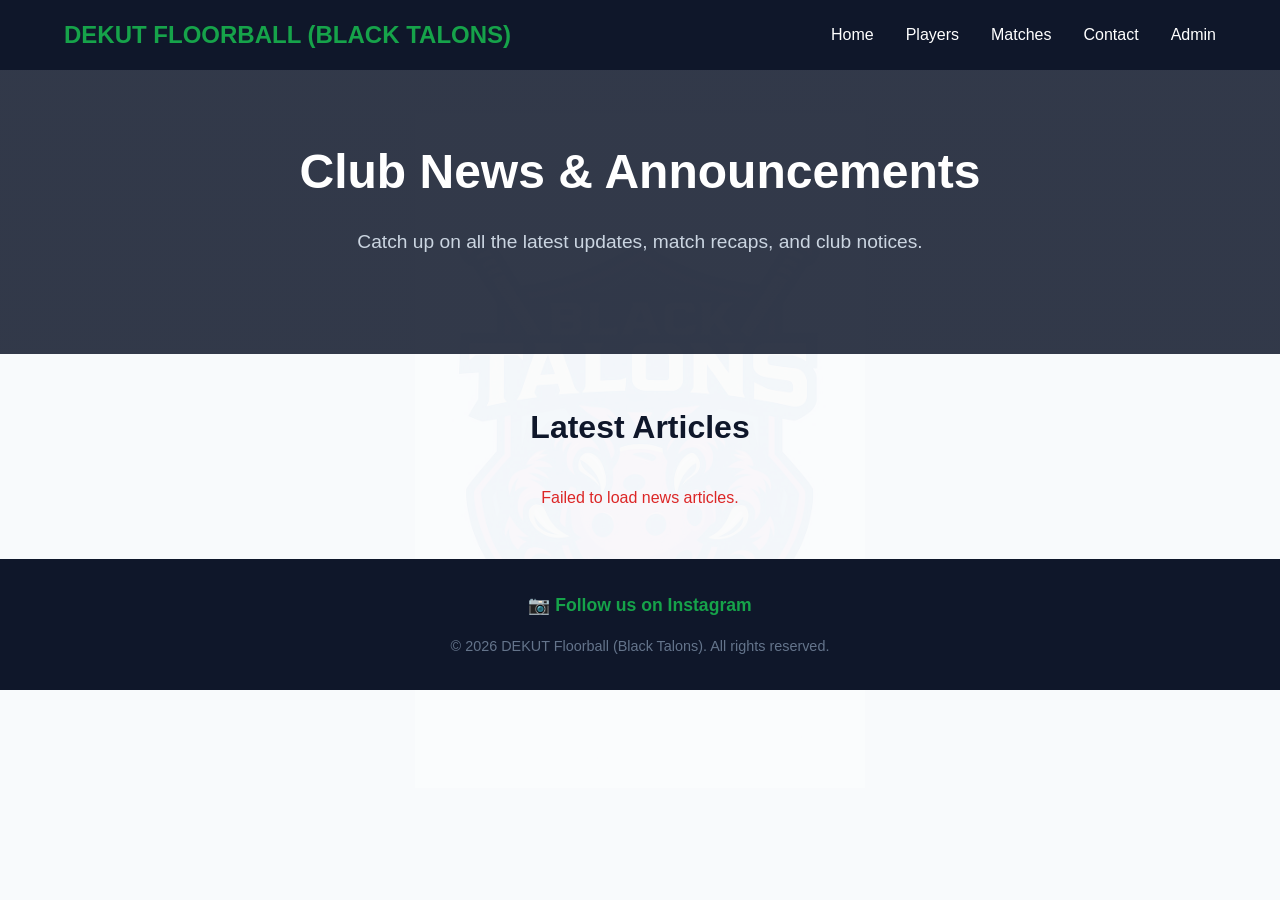
<file: frontend/news.html>
<!DOCTYPE html>
<html lang="en">
<head>
    <meta charset="UTF-8">
    <meta name="viewport" content="width=device-width, initial-scale=1.0">
    <title>Club News - DEKUT Floorball (Black Talons)</title>
    <link rel="stylesheet" href="css/style.css">
    <style>
        .section-container { max-width: 1100px; margin: 3rem auto; padding: 0 1rem; }
        .grid-container {
            display: grid;
            grid-template-columns: repeat(auto-fit, minmax(320px, 1fr));
            gap: 2rem;
        }
        .card {
            background: var(--white);
            border-radius: 8px;
            box-shadow: 0 4px 6px rgba(0,0,0,0.05);
            padding: 1.5rem;
        }
        .card h3 { color: var(--primary-color); margin-bottom: 0.75rem; }
    </style>
</head>
<body>

    <header>
        <a href="index.html" class="logo">DEKUT FLOORBALL (BLACK TALONS)</a>
        <div class="menu-toggle" id="mobile-menu">☰</div>
        <nav>
            <ul>
                <li><a href="index.html">Home</a></li>
                <li><a href="players.html">Players</a></li>
                <li><a href="matches.html">Matches</a></li>
                <li><a href="contact.html">Contact</a></li>
                <li><a href="admin.html">Admin</a></li>
            </ul>
        </nav>
    </header>

    <section class="hero" style="padding: 4rem 2rem; text-align: center;">
        <h1>Club News & Announcements</h1>
        <p>Catch up on all the latest updates, match recaps, and club notices.</p>
    </section>

    <section class="section-container">
        <h2 class="section-title" style="text-align: center; margin-bottom: 2rem; color: var(--primary-color);">Latest Articles</h2>
        <div id="news-container" class="grid-container">
            <p style="text-align: center; grid-column: 1 / -1;">Loading news articles...</p>
        </div>
    </section>

    <footer>
        <div style="margin-bottom: 1rem; text-align: center;">
            <a id="footer-instagram-link" href="https://instagram.com" target="_blank" style="color: var(--accent-color); text-decoration: none; font-weight: bold; font-size: 1.1rem;">
                📷 Follow us on Instagram
            </a>
        </div>
        <p style="text-align: center; color: #64748b; font-size: 0.9rem;">&copy; 2026 DEKUT Floorball (Black Talons). All rights reserved.</p>
    </footer>

    <script>
        // Updated to point to your live Render backend
        const API_URL = "https://black-talons-floorball-1.onrender.com";

        document.getElementById("mobile-menu").addEventListener("click", () => {
            document.querySelector("nav ul").classList.toggle("showing");
        });

        document.addEventListener("DOMContentLoaded", async () => {
            const container = document.getElementById("news-container");
            try {
                const res = await fetch(`${API_URL}/news/`);
                const articles = await res.json();
                if (articles.length > 0) {
                    container.innerHTML = articles.map(n => `
                        <div class="card">
                            ${n.image_url ? `<img src="${n.image_url}" alt="News Image" style="width:100%; height:180px; object-fit:cover; border-radius:4px; margin-bottom:1rem;">` : ''}
                            <h3>${n.title}</h3>
                            <p style="font-size: 0.85rem; color: #64748b; margin-bottom: 1rem;">Published on: ${new Date(n.created_at).toLocaleDateString()}</p>
                            <p style="color: #334155; line-height: 1.5; margin-bottom: 1rem;">${n.content}</p>
                            ${n.pdf_url ? `<a href="${n.pdf_url}" target="_blank" class="btn" style="padding: 0.4rem 0.8rem; font-size:0.9rem; display: inline-block; text-align: center;">Download PDF Document</a>` : ''}
                        </div>
                    `).join('');
                } else {
                    container.innerHTML = "<p style='text-align: center; grid-column: 1 / -1;'>No news articles published yet.</p>";
                }
            } catch (e) {
                container.innerHTML = "<p style='text-align: center; grid-column: 1 / -1; color: #dc2626;'>Failed to load news articles.</p>";
            }

            try {
                const res = await fetch(`${API_URL}/socials/`);
                const socials = await res.json();
                const insta = socials.find(s => s.platform.toLowerCase() === "instagram");
                if (insta && insta.url) document.getElementById("footer-instagram-link").href = insta.url;
            } catch (e) {}
        });
    </script>
</body>
</html>
</file>
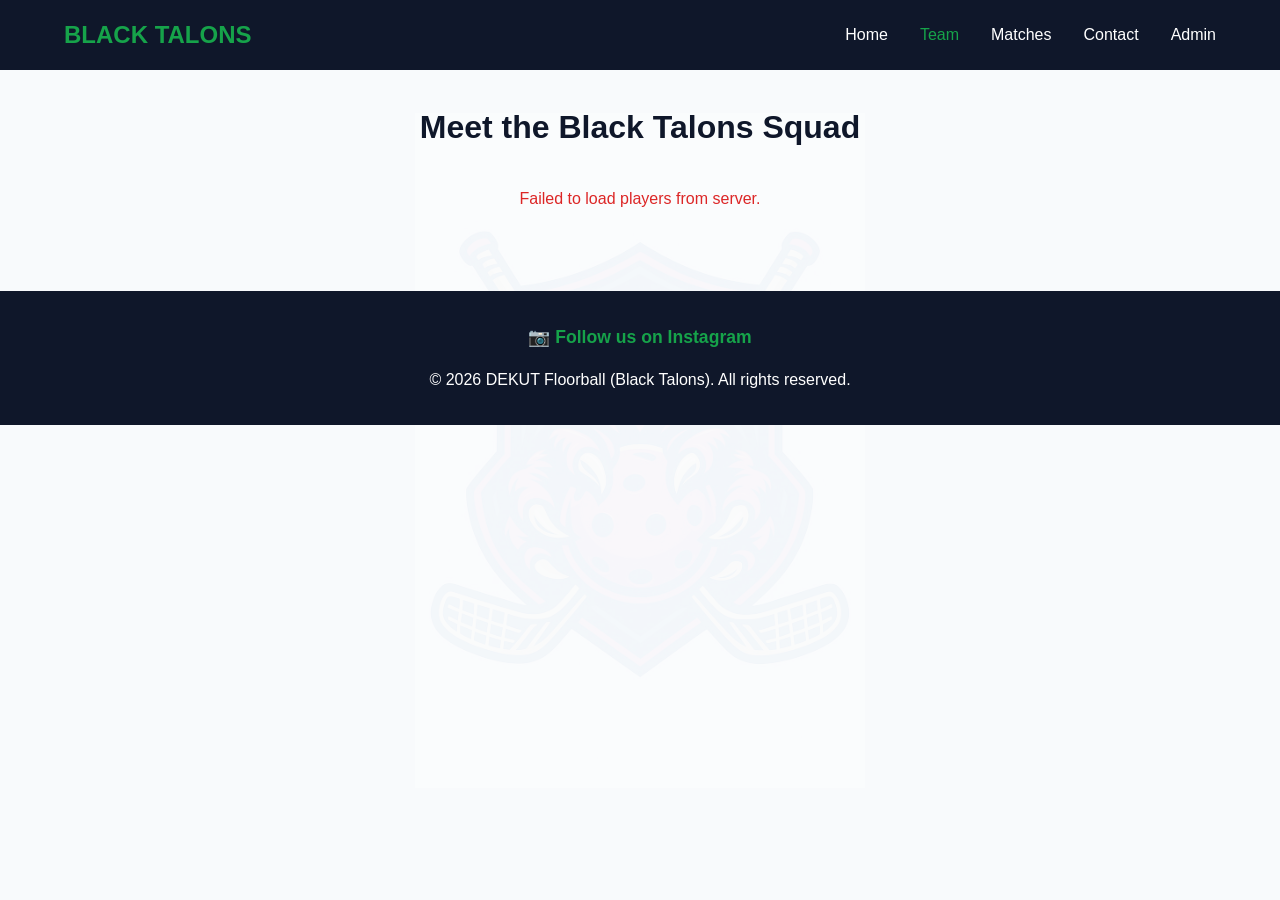
<file: frontend/players.html>
<!DOCTYPE html>
<html lang="en">
<head>
    <meta charset="UTF-8">
    <meta name="viewport" content="width=device-width, initial-scale=1.0">
    <title>Team Roster - DEKUT Floorball (Black Talons)</title>
    <link rel="stylesheet" href="css/style.css">
    <style>
        .container { max-width: 1100px; margin: auto; padding: 2rem 1rem; }
        .section-title { text-align: center; margin-bottom: 2rem; color: var(--primary-color); }
        .players-grid {
            display: grid;
            grid-template-columns: repeat(auto-fit, minmax(280px, 1fr));
            gap: 2rem;
        }
        .player-card {
            background: var(--white);
            border-radius: 8px;
            box-shadow: 0 4px 6px rgba(0,0,0,0.05);
            padding: 1.5rem;
            text-align: center;
        }
        .player-card h3 { color: var(--primary-color); margin-bottom: 0.5rem; }
        .player-stats {
            display: flex;
            justify-content: space-around;
            margin-top: 1rem;
            background: #f8fafc;
            padding: 0.75rem;
            border-radius: 4px;
            font-size: 0.9rem;
        }
    </style>
</head>
<body>

    <!-- Navigation Bar -->
    <header>
        <a href="index.html" class="logo">BLACK TALONS</a>
        <div class="menu-toggle" id="mobile-menu">☰</div>
        <nav>
            <ul>
                <li><a href="index.html">Home</a></li>
                <li><a href="players.html" class="active">Team</a></li>
                <li><a href="matches.html">Matches</a></li>
                <li><a href="contact.html">Contact</a></li>
                <li><a href="admin.html">Admin</a></li>
            </ul>
        </nav>
    </header>

    <!-- Main Content Container -->
    <div class="container">
        <h2 class="section-title">Meet the Black Talons Squad</h2>
        <div id="players-container" class="players-grid">
            <p style="text-align: center; grid-column: 1 / -1; color: #64748b;">Loading team roster...</p>
        </div>
    </div>

    <!-- Footer -->
    <footer>
        <div style="margin-bottom: 1rem; text-align: center;">
            <a id="footer-instagram-link" href="https://instagram.com" target="_blank" style="color: var(--accent-color); text-decoration: none; font-weight: bold; font-size: 1.1rem;">
                📷 Follow us on Instagram
            </a>
        </div>
        <p style="text-align: center;">&copy; 2026 DEKUT Floorball (Black Talons). All rights reserved.</p>
    </footer>

    <!-- Scripts -->
    <script>
        // Updated to point to your live Render backend
        const API_URL = "https://black-talons-floorball-1.onrender.com";

        // Mobile Menu Toggle
        document.getElementById("mobile-menu").addEventListener("click", () => {
            const nav = document.querySelector("nav ul");
            nav.classList.toggle("showing");
        });

        // Fetch Players & Dynamic Instagram Link on Page Load
        document.addEventListener("DOMContentLoaded", async () => {
            // 1. Fetch Players Roster
            try {
                const res = await fetch(`${API_URL}/players/`);
                const players = await res.json();
                const container = document.getElementById("players-container");
                
                if (players.length > 0) {
                    container.innerHTML = players.map(p => `
                        <div class="player-card">
                            <h3>#${p.jersey_number} - ${p.name}</h3>
                            <p style="color: #64748b; font-weight: 500; margin-bottom: 0.5rem;">${p.position}</p>
                            <p style="font-size: 0.95rem; color: #334155; margin-bottom: 1rem;">${p.bio || 'Dedicated Black Talons team member.'}</p>
                            <div class="player-stats">
                                <div><strong>${p.matches_played}</strong><br><span style="font-size:0.75rem; color:#64748b;">Matches</span></div>
                                <div><strong>${p.goals}</strong><br><span style="font-size:0.75rem; color:#64748b;">Goals</span></div>
                                <div><strong>${p.assists}</strong><br><span style="font-size:0.75rem; color:#64748b;">Assists</span></div>
                            </div>
                        </div>
                    `).join('');
                } else {
                    container.innerHTML = "<p style='text-align: center; grid-column: 1 / -1; color: #64748b;'>No players added to the roster yet.</p>";
                }
            } catch (e) {
                document.getElementById("players-container").innerHTML = "<p style='text-align: center; grid-column: 1 / -1; color: #dc2626;'>Failed to load players from server.</p>";
            }

            // 2. Fetch Dynamic Instagram Footer Link
            try {
                const res = await fetch(`${API_URL}/socials/`);
                const socials = await res.json();
                const insta = socials.find(s => s.platform.toLowerCase() === "instagram");
                if (insta && insta.url) {
                    const linkEl = document.getElementById("footer-instagram-link");
                    if (linkEl) linkEl.href = insta.url;
                }
            } catch (e) {
                // Fails safely if offline
            }
        });
    </script>
</body>
</html>
</file>
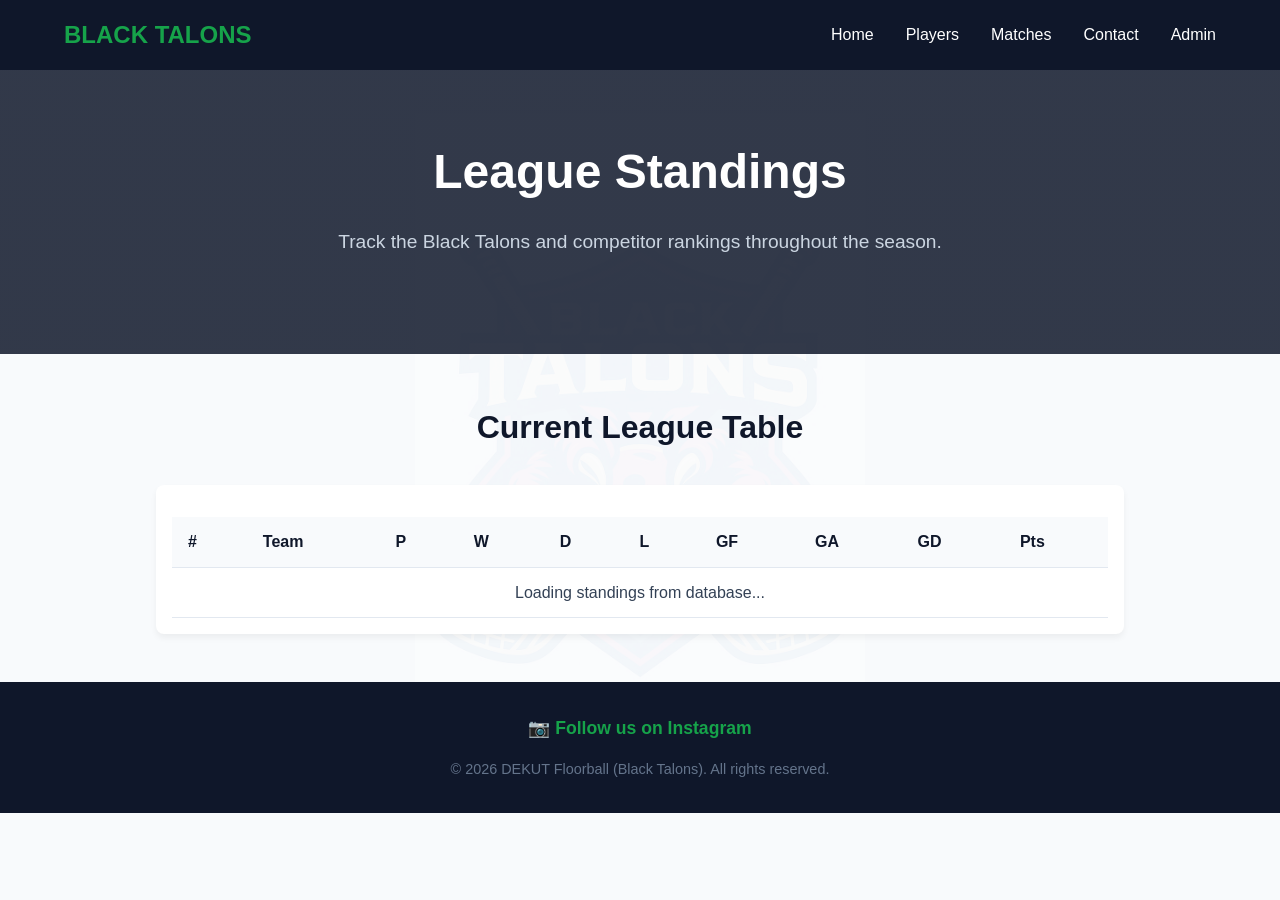
<file: frontend/standings.html>
<!DOCTYPE html>
<html lang="en">
<head>
    <meta charset="UTF-8">
    <meta name="viewport" content="width=device-width, initial-scale=1.0">
    <title>League Standings - DEKUT Floorball (Black Talons)</title>
    <link rel="stylesheet" href="css/style.css">
    <style>
        .section-container {
            max-width: 1000px;
            margin: 3rem auto;
            padding: 0 1rem;
        }
        .table-responsive {
            overflow-x: auto;
            background: var(--white);
            border-radius: 8px;
            box-shadow: 0 4px 6px rgba(0,0,0,0.05);
            padding: 1rem;
        }
        table {
            width: 100%;
            border-collapse: collapse;
            text-align: left;
            margin-top: 1rem;
        }
        th, td {
            padding: 0.75rem 1rem;
            border-bottom: 1px solid #e2e8f0;
        }
        th {
            background-color: #f8fafc;
            color: var(--primary-color);
            font-weight: 600;
        }
        tr:hover {
            background-color: #f1f5f9;
        }
    </style>
</head>
<body>

    <!-- Navigation Bar -->
    <header>
        <a href="index.html" class="logo">BLACK TALONS</a>
        <div class="menu-toggle" id="mobile-menu">☰</div>
        <nav>
            <ul>
                <li><a href="index.html">Home</a></li>
                <li><a href="players.html">Players</a></li>
                <li><a href="matches.html">Matches</a></li>
                <li><a href="contact.html">Contact</a></li>
                <li><a href="admin.html">Admin</a></li>
            </ul>
        </nav>
    </header>

    <!-- Page Header -->
    <section class="hero" style="padding: 4rem 2rem; text-align: center;">
        <h1>League Standings</h1>
        <p>Track the Black Talons and competitor rankings throughout the season.</p>
    </section>

    <!-- Standings Table Section -->
    <section class="section-container">
        <h2 class="section-title" style="text-align: center; margin-bottom: 2rem; color: var(--primary-color);">Current League Table</h2>
        <div class="table-responsive">
            <table>
                <thead>
                    <tr>
                        <th>#</th>
                        <th>Team</th>
                        <th>P</th>
                        <th>W</th>
                        <th>D</th>
                        <th>L</th>
                        <th>GF</th>
                        <th>GA</th>
                        <th>GD</th>
                        <th>Pts</th>
                    </tr>
                </thead>
                <tbody id="standings-table-body">
                    <tr>
                        <td colspan="10" style="text-align: center;">Loading standings from database...</td>
                    </tr>
                </tbody>
            </table>
        </div>
    </section>

    <!-- Footer with Dynamic Instagram Link -->
    <footer>
        <div style="margin-bottom: 1rem; text-align: center;">
            <a id="footer-instagram-link" href="https://instagram.com" target="_blank" style="color: var(--accent-color); text-decoration: none; font-weight: bold; font-size: 1.1rem;">
                📷 Follow us on Instagram
            </a>
        </div>
        <p style="text-align: center; color: #64748b; font-size: 0.9rem;">&copy; 2026 DEKUT Floorball (Black Talons). All rights reserved.</p>
    </footer>

    <!-- JavaScript to Fetch Standings & Socials -->
    <script src="js/api.js"></script>
    <script>
        // Updated to point to your live Render backend
        const API_URL = "https://black-talons-floorball-1.onrender.com";

        // Mobile Menu Toggle
        document.getElementById("mobile-menu").addEventListener("click", () => {
            const nav = document.querySelector("nav ul");
            nav.classList.toggle("showing");
        });

        document.addEventListener("DOMContentLoaded", async () => {
            // 1. Fetch League Standings
            const tbody = document.getElementById("standings-table-body");
            try {
                const response = await fetch(`${API_URL}/standings/`);
                const standings = await response.json();

                if (standings && standings.length > 0) {
                    tbody.innerHTML = standings.map((s, index) => {
                        const gd = s.goals_for - s.goals_against;
                        const isBlackTalons = s.team_name.toLowerCase().includes("black talons") || s.team_name.toLowerCase().includes("dekut");
                        const rowStyle = isBlackTalons ? "background-color: #f0fdf4; font-weight: bold;" : "";
                        
                        return `
                            <tr style="${rowStyle}">
                                <td>${index + 1}</td>
                                <td>${s.team_name}</td>
                                <td>${s.played}</td>
                                <td>${s.won}</td>
                                <td>${s.drawn}</td>
                                <td>${s.lost}</td>
                                <td>${s.goals_for}</td>
                                <td>${s.goals_against}</td>
                                <td>${gd > 0 ? '+' + gd : gd}</td>
                                <td style="color: var(--primary-color);">${s.points}</td>
                            </tr>
                        `;
                    }).join('');
                } else {
                    tbody.innerHTML = `<tr><td colspan="10" style="text-align: center;">No standings data available yet.</td></tr>`;
                }
            } catch (error) {
                tbody.innerHTML = `<tr><td colspan="10" style="text-align: center; color: #dc2626;">Failed to load league standings from server.</td></tr>`;
            }

            // 2. Fetch Dynamic Instagram Footer Link
            try {
                const res = await fetch(`${API_URL}/socials/`);
                const socials = await res.json();
                const insta = socials.find(s => s.platform.toLowerCase() === "instagram");
                if (insta && insta.url) {
                    const linkEl = document.getElementById("footer-instagram-link");
                    if (linkEl) linkEl.href = insta.url;
                }
            } catch (e) {
                // Fails safely if offline
            }
        });
    </script>
</body>
</html>
</file>
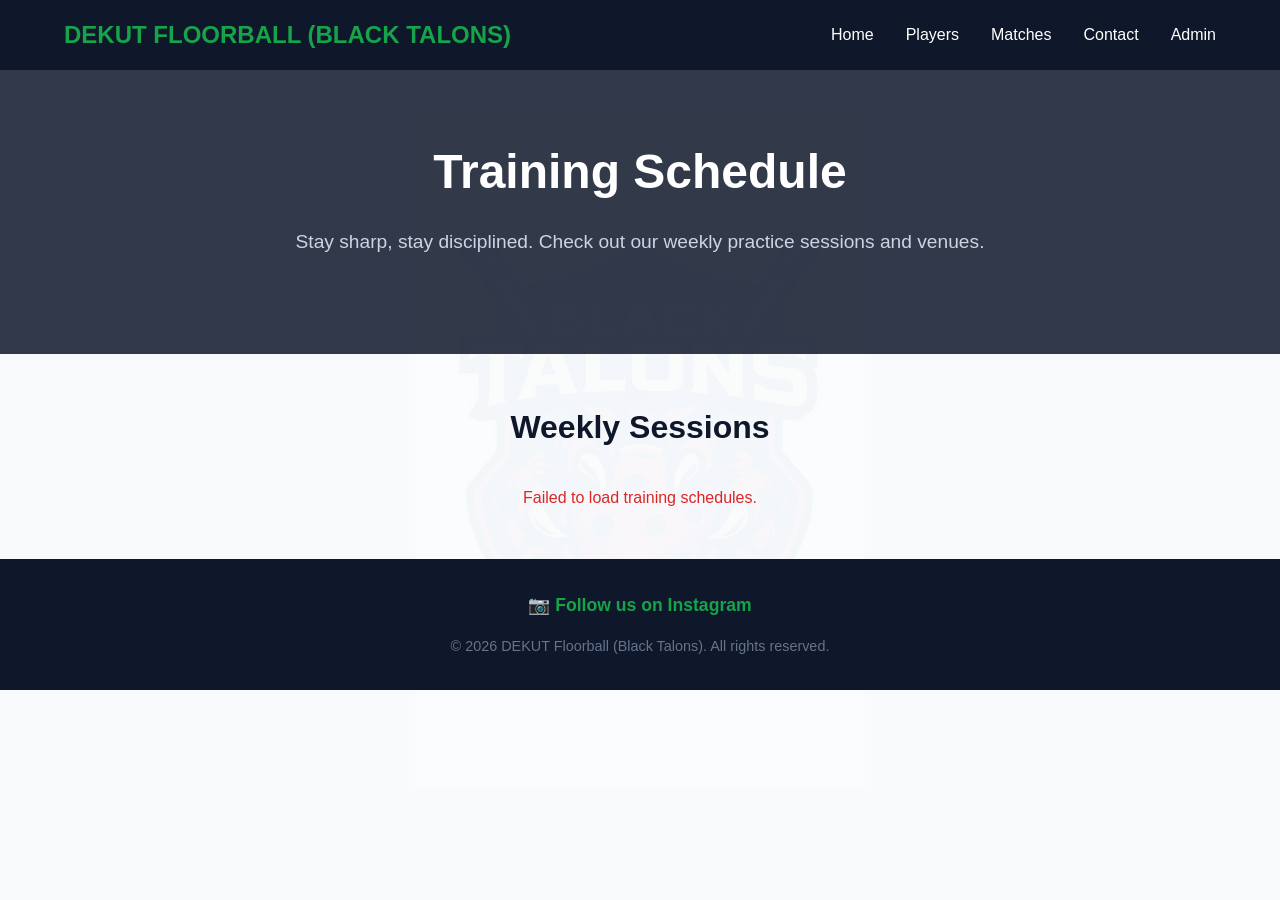
<file: frontend/training.html>
<!DOCTYPE html>
<html lang="en">
<head>
    <meta charset="UTF-8">
    <meta name="viewport" content="width=device-width, initial-scale=1.0">
    <title>Training Schedule - DEKUT Floorball (Black Talons)</title>
    <link rel="stylesheet" href="css/style.css">
    <style>
        .section-container { max-width: 1100px; margin: 3rem auto; padding: 0 1rem; }
        .grid-container {
            display: grid;
            grid-template-columns: repeat(auto-fit, minmax(300px, 1fr));
            gap: 2rem;
        }
        .card {
            background: var(--white);
            border-radius: 8px;
            box-shadow: 0 4px 6px rgba(0,0,0,0.05);
            padding: 1.5rem;
            border-left: 5px solid var(--primary-color);
        }
        .card h3 { color: var(--primary-color); margin-bottom: 0.5rem; }
    </style>
</head>
<body>

    <header>
        <a href="index.html" class="logo">DEKUT FLOORBALL (BLACK TALONS)</a>
        <div class="menu-toggle" id="mobile-menu">☰</div>
        <nav>
            <ul>
                <li><a href="index.html">Home</a></li>
                <li><a href="players.html">Players</a></li>
                <li><a href="matches.html">Matches</a></li>
                <li><a href="contact.html">Contact</a></li>
                <li><a href="admin.html">Admin</a></li>
            </ul>
        </nav>
    </header>

    <section class="hero" style="padding: 4rem 2rem; text-align: center;">
        <h1>Training Schedule</h1>
        <p>Stay sharp, stay disciplined. Check out our weekly practice sessions and venues.</p>
    </section>

    <section class="section-container">
        <h2 class="section-title" style="text-align: center; margin-bottom: 2rem; color: var(--primary-color);">Weekly Sessions</h2>
        <div id="training-container" class="grid-container">
            <p style="text-align: center; grid-column: 1 / -1;">Loading training schedule...</p>
        </div>
    </section>

    <footer>
        <div style="margin-bottom: 1rem; text-align: center;">
            <a id="footer-instagram-link" href="https://instagram.com" target="_blank" style="color: var(--accent-color); text-decoration: none; font-weight: bold; font-size: 1.1rem;">
                📷 Follow us on Instagram
            </a>
        </div>
        <p style="text-align: center; color: #64748b; font-size: 0.9rem;">&copy; 2026 DEKUT Floorball (Black Talons). All rights reserved.</p>
    </footer>

    <script>
        // Updated to point to your live Render backend
        const API_URL = "https://black-talons-floorball-1.onrender.com";

        document.getElementById("mobile-menu").addEventListener("click", () => {
            document.querySelector("nav ul").classList.toggle("showing");
        });

        document.addEventListener("DOMContentLoaded", async () => {
            const container = document.getElementById("training-container");
            try {
                const res = await fetch(`${API_URL}/training/`);
                const sessions = await res.json();
                if (sessions.length > 0) {
                    container.innerHTML = sessions.map(t => `
                        <div class="card">
                            <span style="display: inline-block; padding: 0.25rem 0.5rem; background: #e2e8f0; border-radius: 4px; font-size: 0.8rem; font-weight: bold; margin-bottom: 0.5rem;">${t.day}</span>
                            <h3 style="color: var(--primary-color);">${t.title || 'Team Practice'}</h3>
                            <p><strong>Time:</strong> ${t.start_time} - ${t.end_time}</p>
                            <p><strong>Venue:</strong> ${t.venue} ${t.location ? '('+t.location+')' : ''}</p>
                            <p style="margin-top: 0.5rem; color: #475569; font-size: 0.95rem;">${t.description || ''}</p>
                        </div>
                    `).join('');
                } else {
                    container.innerHTML = "<p style='text-align: center; grid-column: 1 / -1;'>No training sessions scheduled at the moment.</p>";
                }
            } catch (e) {
                container.innerHTML = "<p style='text-align: center; grid-column: 1 / -1; color: #dc2626;'>Failed to load training schedules.</p>";
            }

            // Socials fetch
            try {
                const res = await fetch(`${API_URL}/socials/`);
                const socials = await res.json();
                const insta = socials.find(s => s.platform.toLowerCase() === "instagram");
                if (insta && insta.url) document.getElementById("footer-instagram-link").href = insta.url;
            } catch (e) {}
        });
    </script>
</body>
</html>
</file>
<file: frontend/css/style.css>
:root {
    --primary-color: #0f172a; /* Deep athletic dark */
    --accent-color: #16a34a;  /* Floorball green */
    --text-color: #334155;
    --bg-light: #f8fafc;
    --white: #ffffff;
}

* {
    margin: 0;
    padding: 0;
    box-sizing: border-box;
    font-family: 'Segoe UI', Tahoma, Geneva, Verdana, sans-serif;
}

body {
    background-color: var(--bg-light);
    color: var(--text-color);
    line-height: 1.6;

    /* Background Logo Overlay */
    background-image: url('../floorball team logo.jpeg');
    background-repeat: no-repeat;
    background-position: center center;
    background-attachment: fixed;
    background-size: 450px;
    background-blend-mode: soft-light;
}    
/* Navigation */
header {
    background-color: var(--primary-color);
    color: var(--white);
    display: flex;
    justify-content: space-between;
    align-items: center;
    padding: 1rem 5%;
    position: sticky;
    top: 0;
    z-index: 100;
}

.logo {
    font-size: 1.5rem;
    font-weight: bold;
    color: var(--accent-color);
    text-decoration: none;
}

nav ul {
    display: flex;
    list-style: none;
    gap: 2rem;
}

nav ul li a {
    color: var(--white);
    text-decoration: none;
    font-weight: 500;
    transition: color 0.3s;
}

nav ul li a:hover,
nav ul li a.active {
    color: var(--accent-color);
}

/* Hero Section */
.hero {
    background: linear-gradient(rgba(15, 23, 42, 0.85), rgba(15, 23, 42, 0.85)), url('https://images.unsplash.com/photo-1517649763962-0c623266cf10?auto=format&fit=crop&w=1200&q=80') center/cover;
    color: var(--white);
    text-align: center;
    padding: 6rem 2rem;
}

.hero h1 {
    font-size: 3rem;
    margin-bottom: 1rem;
    color: var(--white);
}

.hero p {
    font-size: 1.2rem;
    margin-bottom: 2rem;
    color: #cbd5e1;
}

.btn {
    display: inline-block;
    background-color: var(--accent-color);
    color: var(--white);
    padding: 0.75rem 2rem;
    border-radius: 5px;
    text-decoration: none;
    font-weight: bold;
    transition: background 0.3s;
}

.btn:hover {
    background-color: #15803d;
}

/* Sections */
section {
    padding: 4rem 10%;
}

.section-title {
    text-align: center;
    font-size: 2rem;
    margin-bottom: 2.5rem;
    color: var(--primary-color);
}

/* Cards Grid */
.grid-container {
    display: grid;
    grid-template-columns: repeat(auto-fit, minmax(280px, 1fr));
    gap: 2rem;
}

.card {
    background: var(--white);
    padding: 1.5rem;
    border-radius: 8px;
    box-shadow: 0 4px 6px rgba(0,0,0,0.05);
}

.card h3 {
    margin-bottom: 0.5rem;
    color: var(--primary-color);
}

.card img {
    width: 100% !important;
    height: auto !important;
    max-height: none !important;
    object-fit: contain !important;
}

/* Footer */
footer {
    background-color: var(--primary-color);
    color: var(--white);
    text-align: center;
    padding: 2rem;
    margin-top: 3rem;
}

/* Mobile Navigation & Hamburger */
.menu-toggle {
    display: none;
    cursor: pointer;
    font-size: 1.5rem;
    color: var(--white);
}

@media (max-width: 768px) {
    .menu-toggle {
        display: block;
    }
    nav ul {
        display: none;
        flex-direction: column;
        position: absolute;
        top: 100%;
        left: 0;
        width: 100%;
        background-color: var(--primary-color);
        padding: 1.5rem;
        text-align: center;
        gap: 1.2rem;
        box-shadow: 0 4px 6px rgba(0,0,0,0.1);
    }
    nav ul.showing {
        display: flex;
    }
}
</file>
